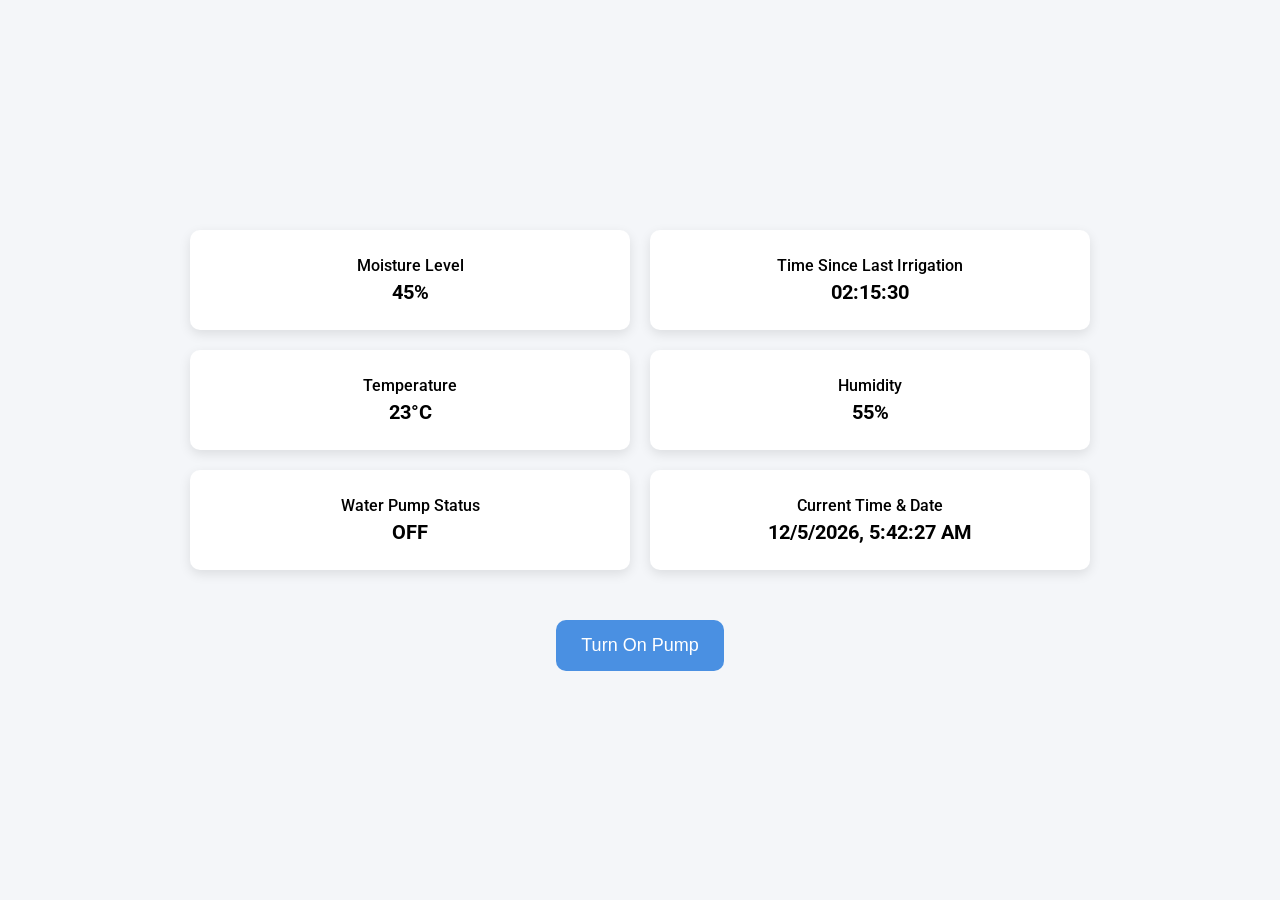
<file: templates/index.html>
<!DOCTYPE html>
<html lang="en">
<head>
    <meta charset="UTF-8">
    <title>Irrigation Dashboard</title>
    <link href="https://fonts.googleapis.com/css2?family=Roboto:wght@400;500;700&display=swap" rel="stylesheet">
    <style>
        /* Body fills screen and centers everything */
        body {
            display: flex;
            justify-content: center; /* horizontal centering */
            align-items: center;     /* vertical centering */
            min-height: 100vh;
            margin: 0;
            font-family: 'Roboto', sans-serif;
            background-color: #f4f6f9;
        }

        /* Container for dashboard */
        .dashboard-container {
            display: flex;
            flex-direction: column;
            align-items: center;
            justify-content: center;
            width: 90%;
            max-width: 900px;
            gap: 20px;
        }

        .greeting {
            font-size: 24px;
            font-weight: 500;
            margin-bottom: 20px;
        }

        .grid-container {
            display: grid;
            grid-template-columns: 1fr 1fr;
            grid-template-rows: repeat(3, 100px);
            gap: 20px;
            width: 100%;
        }

        .grid-item {
            background-color: #fff;
            padding: 15px;
            border-radius: 10px;
            box-shadow: 0 4px 12px rgba(0,0,0,0.1);
            display: flex;
            flex-direction: column;
            justify-content: center;
            align-items: center; /* center content inside each cell */
            text-align: center;
        }

        .grid-item h3 {
            margin: 0;
            font-size: 16px;
            font-weight: 500;
        }

        .grid-item p {
            margin: 5px 0 0 0;
            font-size: 20px;
            font-weight: 700;
        }

        .pump-button {
            margin-top: 30px;
            padding: 15px 25px;
            font-size: 18px;
            background-color: #4a90e2;
            color: white;
            border: none;
            border-radius: 10px;
            cursor: pointer;
            transition: background-color 0.3s;
        }

        .pump-button:hover {
            background-color: #357ab7;
        }
    </style>
</head>
<body>
<div class="dashboard-container">
    <!-- Data Grid -->
    <div class="grid-container">
        <div class="grid-item">
            <h3>Moisture Level</h3>
            <p id="moisture">45%</p>
        </div>
        <div class="grid-item">
            <h3>Time Since Last Irrigation</h3>
            <p id="last-irrigation">02:15:30</p>
        </div>
        <div class="grid-item">
            <h3>Temperature</h3>
            <p id="temperature">23°C</p>
        </div>
        <div class="grid-item">
            <h3>Humidity</h3>
            <p id="humidity">55%</p>
        </div>
        <div class="grid-item">
            <h3>Water Pump Status</h3>
            <p id="pump-status">OFF</p>
        </div>
        <div class="grid-item">
            <h3>Current Time & Date</h3>
            <p id="current-time">{{ current_time }}</p>
        </div>
    </div>

    <!-- Manual Pump Control -->
    <button type="button" class="pump-button" onclick="togglePump()">Turn On Pump</button>
</div>

<script>
    // Pump toggle function
    function togglePump() {
        fetch('/toggle-pump', {
            method: 'POST',
            headers: {
                'Content-Type': 'application/json'
            }
        })
        .then(response => response.json())
        .then(data => {
            const status = data.status;
            document.getElementById('pump-status').innerText = status;
            document.querySelector('.pump-button').innerText = status === 'ON' ? 'Turn Off Pump' : 'Turn On Pump';
        })
        .catch(err => console.error(err));
    }

    // Update current time every second
    setInterval(() => {
        const now = new Date();
        document.getElementById('current-time').innerText = now.toLocaleString();
    }, 1000);
</script>
</body>
</html>
</file>
